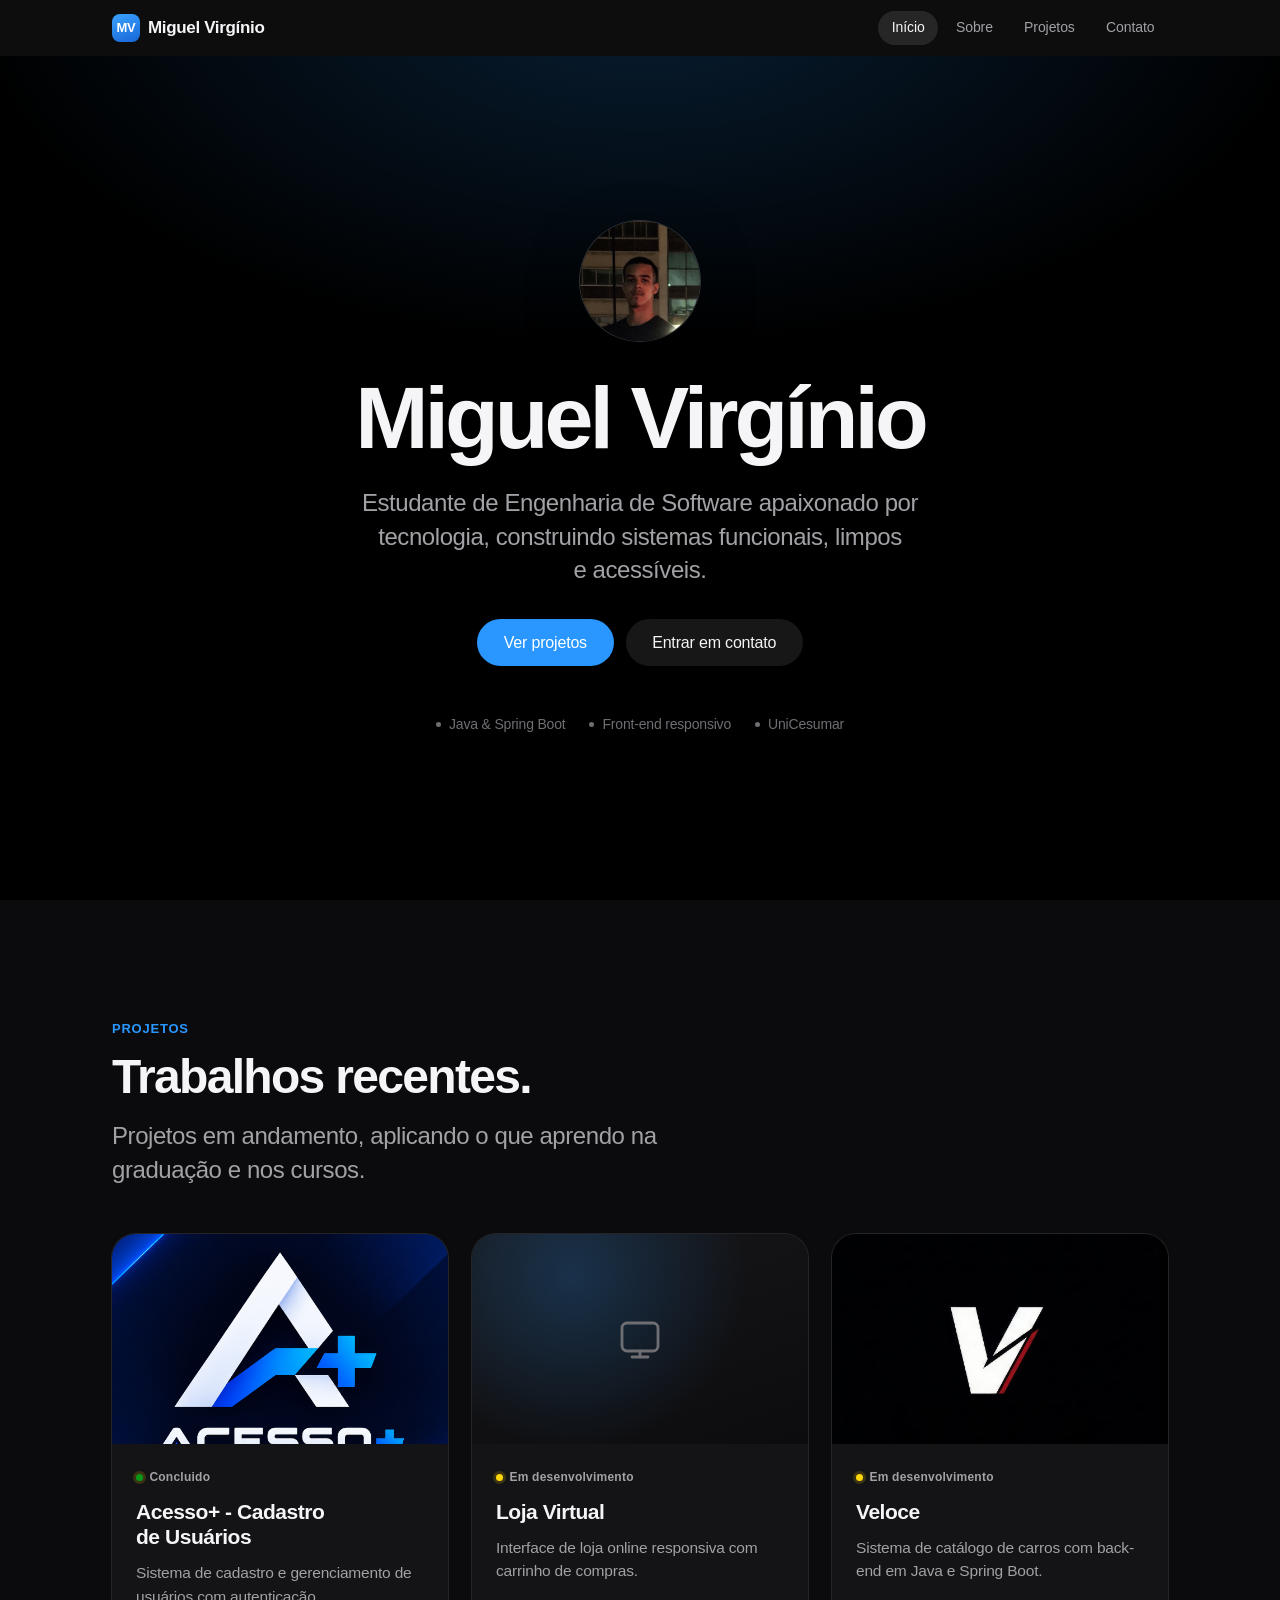
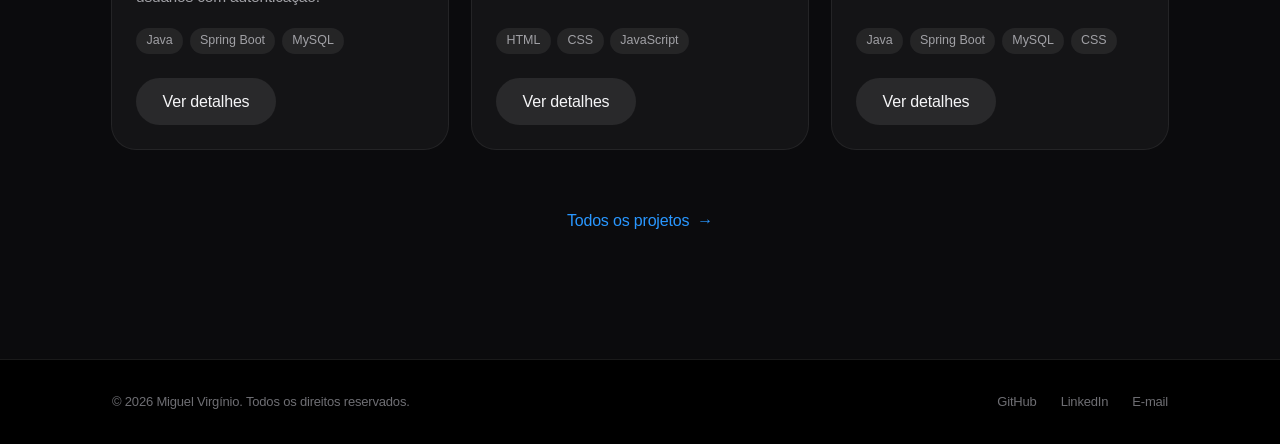
<file: index.html>
<!DOCTYPE html>
<html lang="pt-BR">
<head>
  <meta charset="UTF-8">
  <meta name="viewport" content="width=device-width, initial-scale=1, viewport-fit=cover">
  <title>Miguel Virgínio | Engenharia de Software</title>
  <meta name="description" content="Portfólio de Miguel Virgínio, estudante de Engenharia de Software. Projetos com Java, Spring Boot e desenvolvimento web.">
  <meta name="author" content="Miguel Virgínio">
  <meta name="theme-color" content="#000000">
  <meta property="og:type" content="website">
  <meta property="og:title" content="Miguel Virgínio | Engenharia de Software">
  <meta property="og:description" content="Portfólio de Miguel Virgínio, estudante de Engenharia de Software. Projetos com Java, Spring Boot e desenvolvimento web.">
  <meta property="og:locale" content="pt_BR">
  <link rel="icon" href="data:image/svg+xml,%3Csvg xmlns='http://www.w3.org/2000/svg' viewBox='0 0 64 64'%3E%3Crect width='64' height='64' rx='15' fill='%231766d6'/%3E%3Ctext x='32' y='43' font-family='-apple-system,Helvetica,Arial,sans-serif' font-size='30' font-weight='700' text-anchor='middle' fill='white'%3EMV%3C/text%3E%3C/svg%3E">
  <link rel="stylesheet" href="css/style.css">
  <link rel="stylesheet" href="css/responsive.css">
  <script>document.documentElement.classList.add('js');</script>
</head><body>
  <a class="skip-link" href="#conteudo">Pular para o conteúdo</a>

  <header class="header">
    <nav class="navbar" aria-label="Principal">
      <div class="logo">
        <a href="index.html" aria-label="Miguel Virgínio — página inicial"><span class="logo-mark" aria-hidden="true">MV</span>Miguel Virgínio</a>
      </div>

      <button class="menu-toggle" id="menuToggle" aria-label="Abrir menu" aria-expanded="false" aria-controls="navLinks">
        <svg viewBox="0 0 20 20" fill="none" stroke="currentColor" stroke-width="1.6" stroke-linecap="round" aria-hidden="true">
          <line class="linha l1" x1="3" y1="6.5" x2="17" y2="6.5"/>
          <line class="linha l2" x1="3" y1="13.5" x2="17" y2="13.5"/>
        </svg>
      </button>

      <ul class="nav-links" id="navLinks">
        <li><a href="index.html" class="active" aria-current="page">Início</a></li>
        <li><a href="sobre.html">Sobre</a></li>
        <li><a href="projetos.html">Projetos</a></li>
        <li><a href="contato.html">Contato</a></li>
      </ul>
    </nav>
  </header>

  <main id="conteudo">

    <section class="hero" id="inicio">
      <div class="container">
        <div class="hero-content">
          <img src="img/perfil.jpg" alt="Foto de Miguel Virgínio" class="foto-perfil" width="240" height="240" fetchpriority="high">
          <h1 class="display">Miguel Virgínio</h1>
          <p class="lead">Estudante de Engenharia de Software apaixonado por tecnologia, construindo sistemas funcionais, limpos e acessíveis.</p>
          <div class="hero-acoes">
            <a href="projetos.html" class="btn btn-primary">Ver projetos</a>
            <a href="contato.html" class="btn btn-secondary">Entrar em contato</a>
          </div>
          <div class="hero-meta">
            <span>Java &amp; Spring Boot</span>
            <span>Front-end responsivo</span>
            <span>UniCesumar</span>
          </div>
        </div>
      </div>
    </section>

    <section class="secao secao-alt" id="projetos" aria-labelledby="titulo-projetos">
      <div class="container">
        <div class="secao-cabecalho">
          <span class="eyebrow">Projetos</span>
          <h2 class="title" id="titulo-projetos">Trabalhos recentes.</h2>
          <p class="lead">Projetos em andamento, aplicando o que aprendo na graduação e nos cursos.</p>
        </div>

        <div class="cards-container">

 <article class="card revelar">
           <div class="card-img"><img src="img/Acesso Logo.webp" alt="Logotipo do projeto Veloce" width="600" height="375" loading="lazy" decoding="async"></div>
          <div class="card-conteudo">
          
            <span class="status-concluido">Concluido</span>
            <h3>Acesso+ - Cadastro de Usuários</h3>
            <p>Sistema de cadastro e gerenciamento de usuários com autenticação.</p>
            <div class="tags">
            <span class="tag">Java</span>
            <span class="tag">Spring Boot</span>
            <span class="tag">MySQL</span>
            </div>
          <div class="card-botoes"><a href="projetos.html" class="btn btn-secondary">Ver detalhes</a></div>
          </div>
        </article>


        <article class="card revelar">
          <div class="card-img placeholder" role="img" aria-label="Pré-visualização em breve"><svg viewBox="0 0 24 24" fill="none" stroke="currentColor" stroke-width="1.4" stroke-linecap="round" stroke-linejoin="round" aria-hidden="true"><rect x="3" y="4" width="18" height="14" rx="2.5"/><path d="M8 21h8M12 18v3"/></svg></div>
          <div class="card-conteudo">
            <span class="status">Em desenvolvimento</span>
            <h3>Loja Virtual</h3>
            <p>Interface de loja online responsiva com carrinho de compras.</p>
            <div class="tags">
            <span class="tag">HTML</span>
            <span class="tag">CSS</span>
            <span class="tag">JavaScript</span>
            </div>
          <div class="card-botoes"><a href="projetos.html" class="btn btn-secondary">Ver detalhes</a></div>
          </div>
        </article>
        
         <!-- Veloce -->
        <article class="card revelar">
          <div class="card-img"><img src="img/veloce.jpg" alt="Logotipo do projeto Veloce" width="600" height="375" loading="lazy" decoding="async"></div>
          <div class="card-conteudo">
            <span class="status">Em desenvolvimento</span>
            <h3>Veloce</h3>
            <p>Sistema de catálogo de carros com back-end em Java e Spring Boot.</p>
            <div class="tags">
            <span class="tag">Java</span>
            <span class="tag">Spring Boot</span>
            <span class="tag">MySQL</span>
            <span class="tag">CSS</span>
            </div>
          <div class="card-botoes"><a href="projetos.html" class="btn btn-secondary">Ver detalhes</a></div>
          </div>
        </article>

        </div>

        <div class="cta-centro">
          <a href="projetos.html" class="btn btn-ghost">Todos os projetos <span class="seta" aria-hidden="true">&rarr;</span></a>
        </div>
      </div>
    </section>

  </main>

  <footer class="footer">
    <div class="container">
      <p>&copy; 2026 Miguel Virgínio. Todos os direitos reservados.</p>
      <div class="footer-links">
        <a href="https://github.com/MiguelVirginio" target="_blank" rel="noopener noreferrer">GitHub</a>
        <a href="https://linkedin.com/in/miguel-virginio" target="_blank" rel="noopener noreferrer">LinkedIn</a>
        <a href="mailto:contact.miguelvirginio@gmail.com">E-mail</a>
      </div>
    </div>
  </footer>

  <button class="btn-topo" id="btnTopo" aria-label="Voltar ao topo">
    <svg viewBox="0 0 20 20" fill="none" stroke="currentColor" stroke-width="2" stroke-linecap="round" stroke-linejoin="round" aria-hidden="true"><path d="M10 16V4M4.5 9.5 10 4l5.5 5.5"/></svg>
  </button>

  <script src="js/script.js"></script>
</body>
</html>
</file>
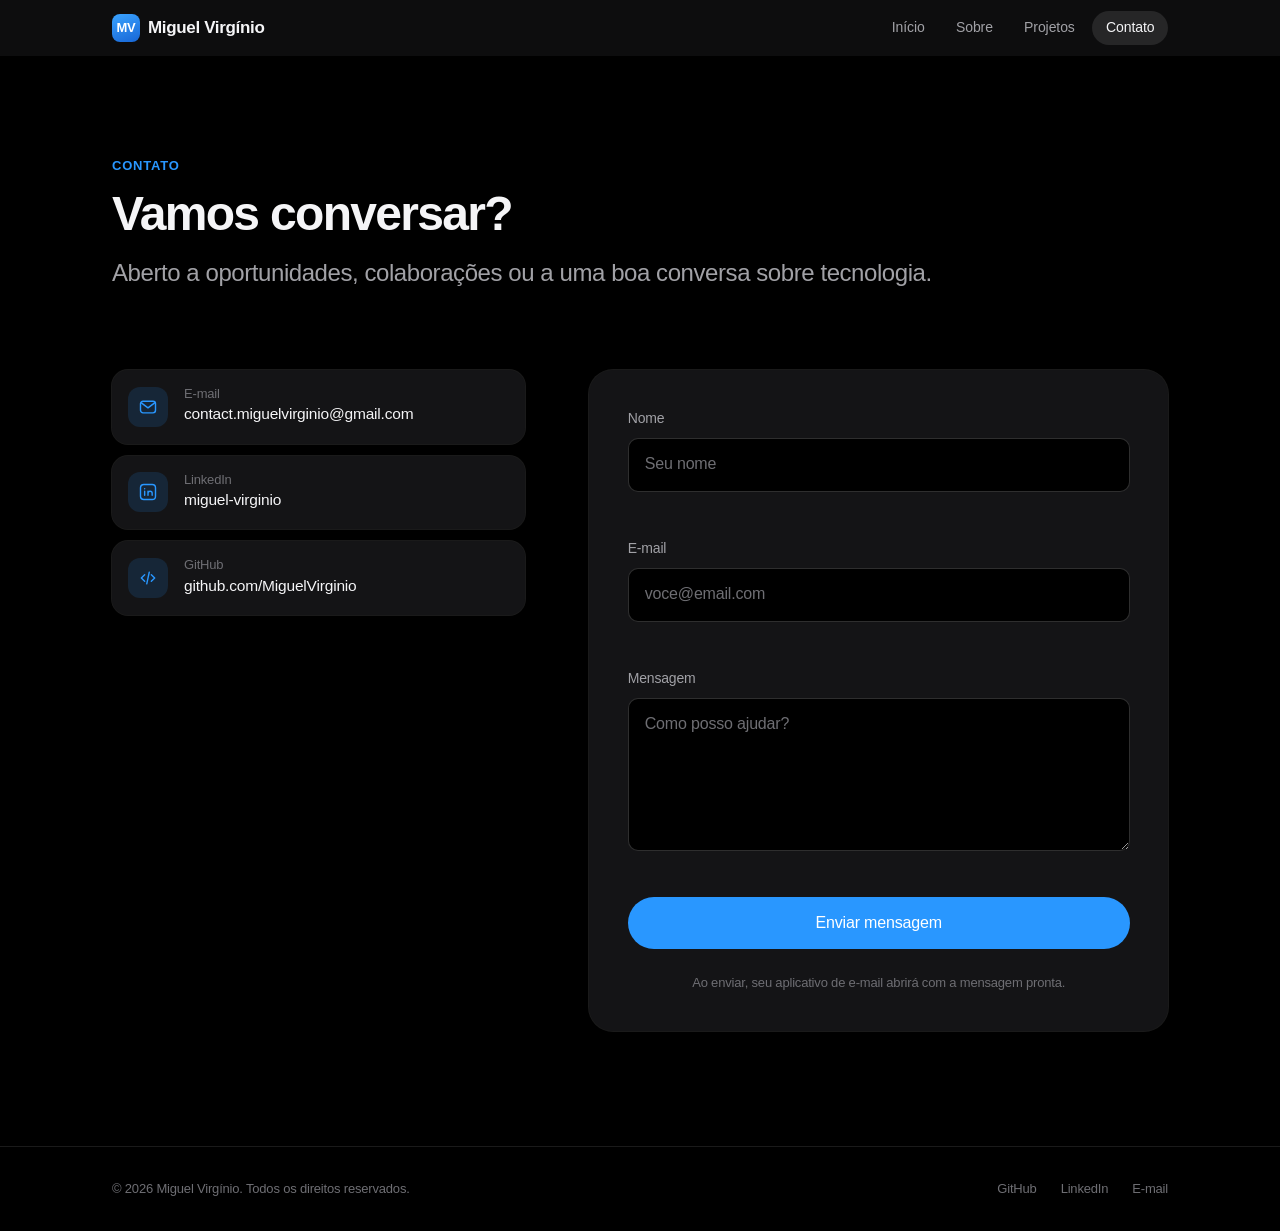
<file: contato.html>
<!DOCTYPE html>
<html lang="pt-BR">
<head>
  <meta charset="UTF-8">
  <meta name="viewport" content="width=device-width, initial-scale=1, viewport-fit=cover">
  <title>Contato | Miguel Virgínio</title>
  <meta name="description" content="Entre em contato com Miguel Virgínio por e-mail, LinkedIn ou GitHub.">
  <meta name="author" content="Miguel Virgínio">
  <meta name="theme-color" content="#000000">
  <meta property="og:type" content="website">
  <meta property="og:title" content="Contato | Miguel Virgínio">
  <meta property="og:description" content="Entre em contato com Miguel Virgínio por e-mail, LinkedIn ou GitHub.">
  <meta property="og:locale" content="pt_BR">
  <link rel="icon" href="data:image/svg+xml,%3Csvg xmlns='http://www.w3.org/2000/svg' viewBox='0 0 64 64'%3E%3Crect width='64' height='64' rx='15' fill='%231766d6'/%3E%3Ctext x='32' y='43' font-family='-apple-system,Helvetica,Arial,sans-serif' font-size='30' font-weight='700' text-anchor='middle' fill='white'%3EMV%3C/text%3E%3C/svg%3E">
  <link rel="stylesheet" href="css/style.css">
  <link rel="stylesheet" href="css/responsive.css">
  <script>document.documentElement.classList.add('js');</script>
</head><body>
  <a class="skip-link" href="#conteudo">Pular para o conteúdo</a>

  <header class="header">
    <nav class="navbar" aria-label="Principal">
      <div class="logo">
        <a href="index.html" aria-label="Miguel Virgínio — página inicial"><span class="logo-mark" aria-hidden="true">MV</span>Miguel Virgínio</a>
      </div>

      <button class="menu-toggle" id="menuToggle" aria-label="Abrir menu" aria-expanded="false" aria-controls="navLinks">
        <svg viewBox="0 0 20 20" fill="none" stroke="currentColor" stroke-width="1.6" stroke-linecap="round" aria-hidden="true">
          <line class="linha l1" x1="3" y1="6.5" x2="17" y2="6.5"/>
          <line class="linha l2" x1="3" y1="13.5" x2="17" y2="13.5"/>
        </svg>
      </button>

      <ul class="nav-links" id="navLinks">
        <li><a href="index.html">Início</a></li>
        <li><a href="sobre.html">Sobre</a></li>
        <li><a href="projetos.html">Projetos</a></li>
        <li><a href="contato.html" class="active" aria-current="page">Contato</a></li>
      </ul>
    </nav>
  </header>

  <main id="conteudo">

    <section class="pagina-topo">
      <div class="container">
        <div class="secao-cabecalho" style="margin-bottom:0">
          <span class="eyebrow">Contato</span>
          <h1 class="title">Vamos conversar?</h1>
          <p class="lead">Aberto a oportunidades, colaborações ou a uma boa conversa sobre tecnologia.</p>
        </div>
      </div>
    </section>

    <section class="secao" style="padding-top:clamp(2rem,4vw,3rem)">
      <div class="container contato-container">

        <div class="contato-info revelar">
          <h2 class="sr-only">Canais de contato</h2>
          <div class="contato-itens">
            <a class="contato-item" href="mailto:contact.miguelvirginio@gmail.com">
              <span class="icone" aria-hidden="true"><svg viewBox="0 0 24 24" fill="none" stroke="currentColor" stroke-width="1.7" stroke-linecap="round" stroke-linejoin="round"><rect x="3" y="5" width="18" height="14" rx="3"/><path d="m4 7 8 6 8-6"/></svg></span>
              <span><small>E-mail</small><span class="valor">contact.miguelvirginio@gmail.com</span></span>
            </a>
            <a class="contato-item" href="https://linkedin.com/in/miguel-virginio" target="_blank" rel="noopener noreferrer">
              <span class="icone" aria-hidden="true"><svg viewBox="0 0 24 24" fill="none" stroke="currentColor" stroke-width="1.7" stroke-linecap="round" stroke-linejoin="round"><rect x="3" y="3" width="18" height="18" rx="4"/><path d="M8 11v5M8 8v.01M12 16v-5m0 2.5a2.5 2.5 0 0 1 5 0V16"/></svg></span>
              <span><small>LinkedIn</small><span class="valor">miguel-virginio</span></span>
            </a>
            <a class="contato-item" href="https://github.com/MiguelVirginio" target="_blank" rel="noopener noreferrer">
              <span class="icone" aria-hidden="true"><svg viewBox="0 0 24 24" fill="none" stroke="currentColor" stroke-width="1.7" stroke-linecap="round" stroke-linejoin="round"><path d="m8 8-4 4 4 4M16 8l4 4-4 4M13.5 5l-3 14"/></svg></span>
              <span><small>GitHub</small><span class="valor">github.com/MiguelVirginio</span></span>
            </a>
          </div>
        </div>

        <form class="formulario revelar" id="formContato" novalidate>
          <div class="form-grupo">
            <label for="nome">Nome</label>
            <input type="text" id="nome" name="nome" placeholder="Seu nome" autocomplete="name" required aria-describedby="erroNome">
            <span class="erro-msg" id="erroNome" role="alert"></span>
          </div>

          <div class="form-grupo">
            <label for="email">E-mail</label>
            <input type="email" id="email" name="email" placeholder="voce@email.com" autocomplete="email" required aria-describedby="erroEmail">
            <span class="erro-msg" id="erroEmail" role="alert"></span>
          </div>

          <div class="form-grupo">
            <label for="mensagem">Mensagem</label>
            <textarea id="mensagem" name="mensagem" rows="5" placeholder="Como posso ajudar?" required aria-describedby="erroMensagem"></textarea>
            <span class="erro-msg" id="erroMensagem" role="alert"></span>
          </div>

          <button type="submit" class="btn btn-primary">Enviar mensagem</button>
          <p class="form-nota">Ao enviar, seu aplicativo de e-mail abrirá com a mensagem pronta.</p>

          <div class="sucesso-msg" id="msgSucesso" role="status">Abrindo seu aplicativo de e-mail…</div>
        </form>

      </div>
    </section>

  </main>

  <footer class="footer">
    <div class="container">
      <p>&copy; 2026 Miguel Virgínio. Todos os direitos reservados.</p>
      <div class="footer-links">
        <a href="https://github.com/MiguelVirginio" target="_blank" rel="noopener noreferrer">GitHub</a>
        <a href="https://linkedin.com/in/miguel-virginio" target="_blank" rel="noopener noreferrer">LinkedIn</a>
        <a href="mailto:contact.miguelvirginio@gmail.com">E-mail</a>
      </div>
    </div>
  </footer>

  <button class="btn-topo" id="btnTopo" aria-label="Voltar ao topo">
    <svg viewBox="0 0 20 20" fill="none" stroke="currentColor" stroke-width="2" stroke-linecap="round" stroke-linejoin="round" aria-hidden="true"><path d="M10 16V4M4.5 9.5 10 4l5.5 5.5"/></svg>
  </button>

  <script src="js/script.js"></script>
</body>
</html>
</file>
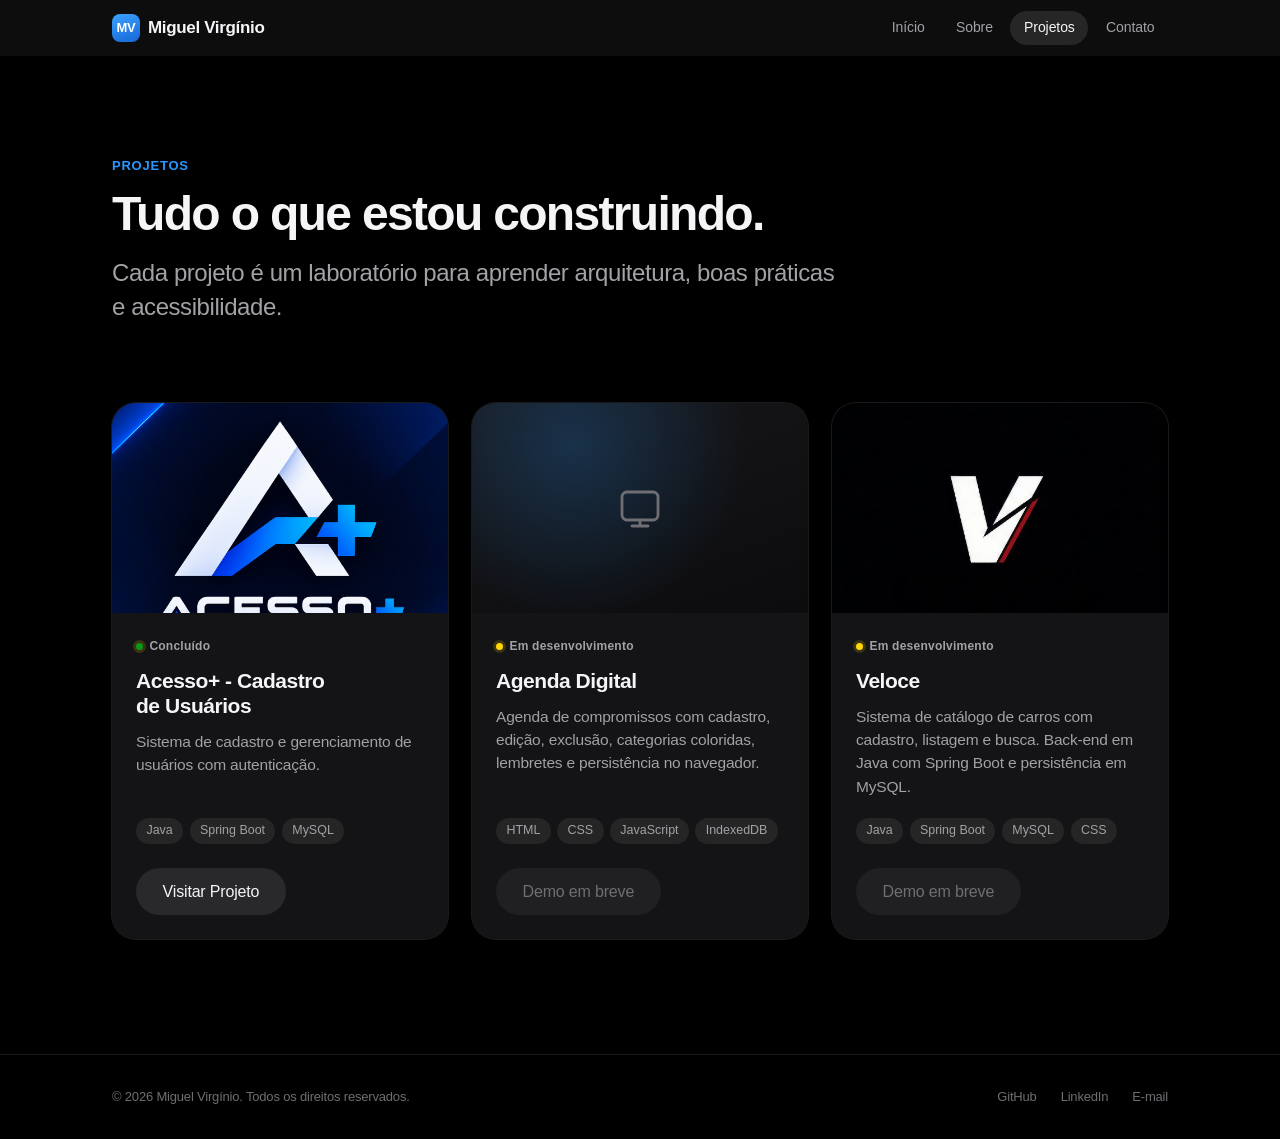
<file: projetos.html>
<!DOCTYPE html>
<html lang="pt-BR">
<head>
  <meta charset="UTF-8">
  <meta name="viewport" content="width=device-width, initial-scale=1, viewport-fit=cover">
  <title>Projetos | Miguel Virgínio</title>
  <meta name="description" content="Projetos de Miguel Virgínio: Veloce, Loja Virtual e Agenda Digital, com Java, Spring Boot, HTML, CSS e JavaScript.">
  <meta name="author" content="Miguel Virgínio">
  <meta name="theme-color" content="#000000">
  <meta property="og:type" content="website">
  <meta property="og:title" content="Projetos | Miguel Virgínio">
  <meta property="og:description" content="Projetos de Miguel Virgínio: Veloce, Loja Virtual e Agenda Digital, com Java, Spring Boot, HTML, CSS e JavaScript.">
  <meta property="og:locale" content="pt_BR">
  <link rel="icon" href="data:image/svg+xml,%3Csvg xmlns='http://www.w3.org/2000/svg' viewBox='0 0 64 64'%3E%3Crect width='64' height='64' rx='15' fill='%231766d6'/%3E%3Ctext x='32' y='43' font-family='-apple-system,Helvetica,Arial,sans-serif' font-size='30' font-weight='700' text-anchor='middle' fill='white'%3EMV%3C/text%3E%3C/svg%3E">
  <link rel="stylesheet" href="css/style.css">
  <link rel="stylesheet" href="css/responsive.css">
  <script>document.documentElement.classList.add('js');</script>
</head><body>
  <a class="skip-link" href="#conteudo">Pular para o conteúdo</a>

  <header class="header">
    <nav class="navbar" aria-label="Principal">
      <div class="logo">
        <a href="index.html" aria-label="Miguel Virgínio — página inicial"><span class="logo-mark" aria-hidden="true">MV</span>Miguel Virgínio</a>
      </div>

      <button class="menu-toggle" id="menuToggle" aria-label="Abrir menu" aria-expanded="false" aria-controls="navLinks">
        <svg viewBox="0 0 20 20" fill="none" stroke="currentColor" stroke-width="1.6" stroke-linecap="round" aria-hidden="true">
          <line class="linha l1" x1="3" y1="6.5" x2="17" y2="6.5"/>
          <line class="linha l2" x1="3" y1="13.5" x2="17" y2="13.5"/>
        </svg>
      </button>

      <ul class="nav-links" id="navLinks">
        <li><a href="index.html">Início</a></li>
        <li><a href="sobre.html">Sobre</a></li>
        <li><a href="projetos.html" class="active" aria-current="page">Projetos</a></li>
        <li><a href="contato.html">Contato</a></li>
      </ul>
    </nav>
  </header>

  <main id="conteudo">

    <section class="pagina-topo">
      <div class="container">
        <div class="secao-cabecalho" style="margin-bottom:0">
          <span class="eyebrow">Projetos</span>
          <h1 class="title">Tudo o que estou construindo.</h1>
          <p class="lead">Cada projeto é um laboratório para aprender arquitetura, boas práticas e acessibilidade.</p>
        </div>
      </div>
    </section>

    <section class="secao" style="padding-top:clamp(2rem,4vw,3rem)" id="projetos">
      <div class="container">
        <div class="cards-container">

 <article class="card revelar">
          <div class="card-img"><img src="img/Acesso Logo.webp" alt="Logotipo do projeto Acesso+" width="600" height="375" loading="lazy" decoding="async"></div>
          <div class="card-conteudo">
            <span class="status-concluido">Concluído</span>
            <h3>Acesso+ - Cadastro de Usuários</h3>
            <p>Sistema de cadastro e gerenciamento de usuários com autenticação.</p>
            <div class="tags">
            <span class="tag">Java</span>
            <span class="tag">Spring Boot</span>
            <span class="tag">MySQL</span>
            </div>
          <div class="card-botoes"><a class="btn btn-secondary" href="https://github.com/MiguelVirginio/Acesso_Cadastro_de_Usuarios.git" target="_blank" rel="noopener noreferrer" role="link">Visitar Projeto</a></div>
          </div>
        </article>

        <article class="card revelar">
          <div class="card-img placeholder" role="img" aria-label="Pré-visualização em breve"><svg viewBox="0 0 24 24" fill="none" stroke="currentColor" stroke-width="1.4" stroke-linecap="round" stroke-linejoin="round" aria-hidden="true"><rect x="3" y="4" width="18" height="14" rx="2.5"/><path d="M8 21h8M12 18v3"/></svg></div>
          <div class="card-conteudo">
            <span class="status">Em desenvolvimento</span>
            <h3>Agenda Digital</h3>
            <p>Agenda de compromissos com cadastro, edição, exclusão, categorias coloridas, lembretes e persistência no navegador.</p>
            <div class="tags">
            <span class="tag">HTML</span>
            <span class="tag">CSS</span>
            <span class="tag">JavaScript</span>
            <span class="tag">IndexedDB</span>
            </div>
          <div class="card-botoes"><a class="btn btn-secondary" aria-disabled="true" role="link">Demo em breve</a></div>
          </div>
        </article>

<article class="card revelar">
          <div class="card-img"><img src="img/veloce.jpg" alt="Logotipo do projeto Veloce" width="600" height="375" loading="lazy" decoding="async"></div>
          <div class="card-conteudo">
            <span class="status">Em desenvolvimento</span>
            <h3>Veloce</h3>
            <p>Sistema de catálogo de carros com cadastro, listagem e busca. Back-end em Java com Spring Boot e persistência em MySQL.</p>
            <div class="tags">
            <span class="tag">Java</span>
            <span class="tag">Spring Boot</span>
            <span class="tag">MySQL</span>
            <span class="tag">CSS</span>
            </div>
          <div class="card-botoes"><a class="btn btn-secondary" aria-disabled="true" role="link">Demo em breve</a></div>
          </div>
        </article>

        </div>
      </div>
    </section>

  </main>

  <footer class="footer">
    <div class="container">
      <p>&copy; 2026 Miguel Virgínio. Todos os direitos reservados.</p>
      <div class="footer-links">
        <a href="https://github.com/MiguelVirginio" target="_blank" rel="noopener noreferrer">GitHub</a>
        <a href="https://linkedin.com/in/miguel-virginio" target="_blank" rel="noopener noreferrer">LinkedIn</a>
        <a href="mailto:contact.miguelvirginio@gmail.com">E-mail</a>
      </div>
    </div>
  </footer>

  <button class="btn-topo" id="btnTopo" aria-label="Voltar ao topo">
    <svg viewBox="0 0 20 20" fill="none" stroke="currentColor" stroke-width="2" stroke-linecap="round" stroke-linejoin="round" aria-hidden="true"><path d="M10 16V4M4.5 9.5 10 4l5.5 5.5"/></svg>
  </button>

  <script src="js/script.js"></script>
</body>
</html>
</file>
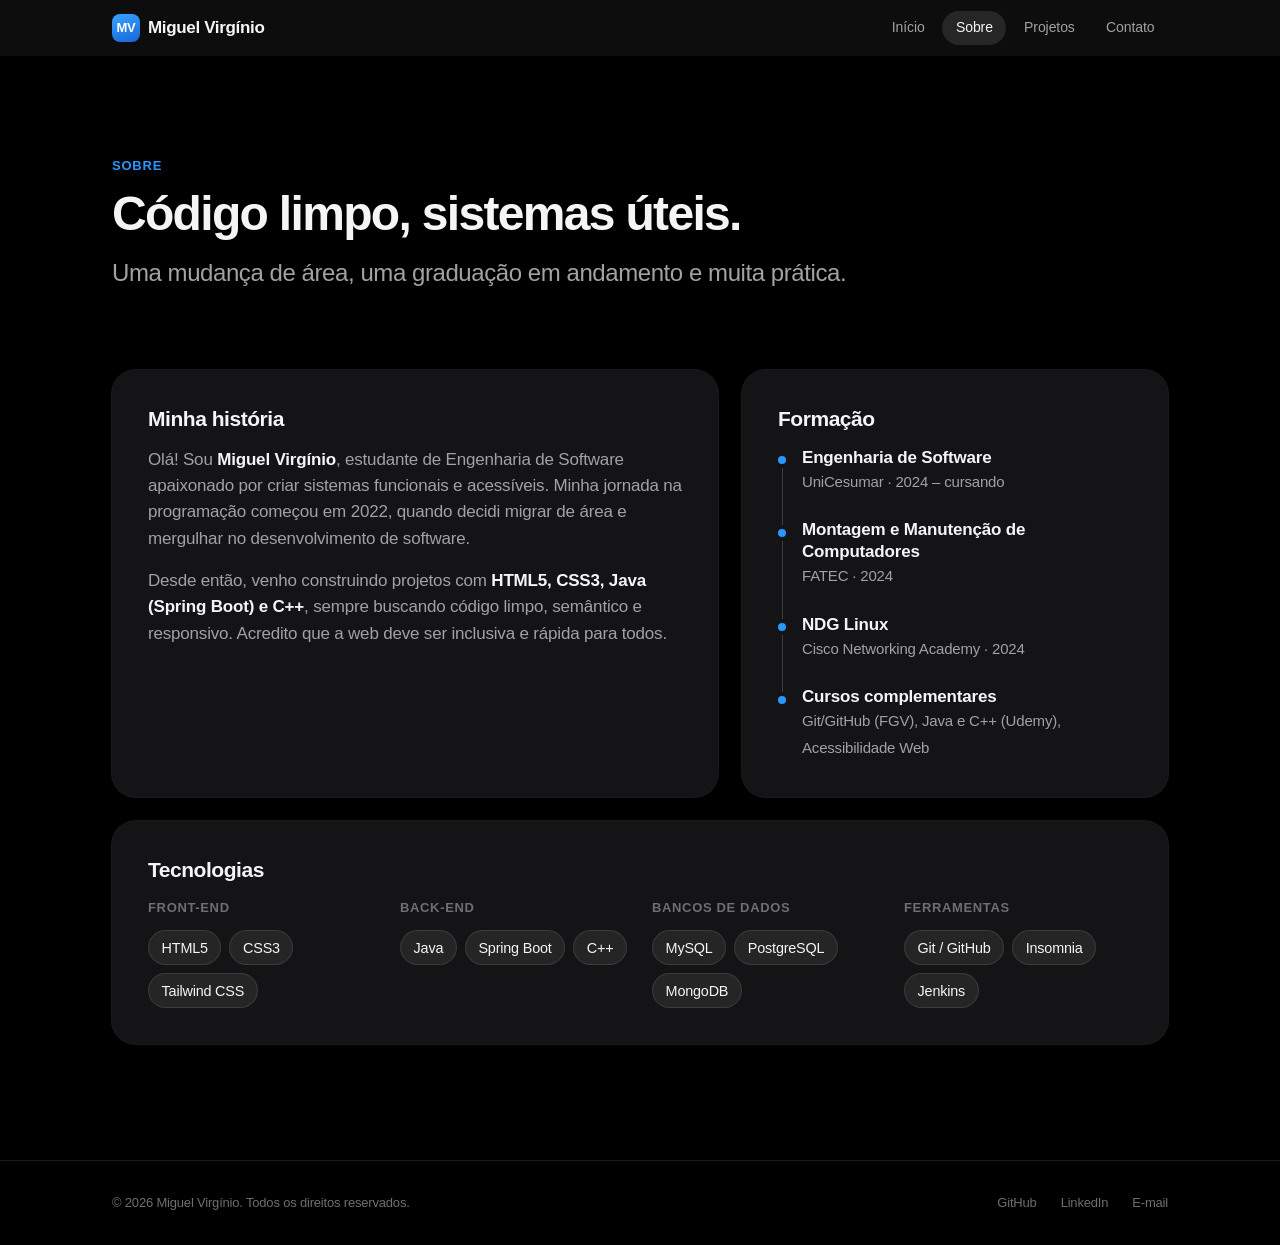
<file: sobre.html>
<!DOCTYPE html>
<html lang="pt-BR">
<head>
  <meta charset="UTF-8">
  <meta name="viewport" content="width=device-width, initial-scale=1, viewport-fit=cover">
  <title>Sobre | Miguel Virgínio</title>
  <meta name="description" content="Conheça a trajetória, a formação e as tecnologias de Miguel Virgínio, estudante de Engenharia de Software.">
  <meta name="author" content="Miguel Virgínio">
  <meta name="theme-color" content="#000000">
  <meta property="og:type" content="website">
  <meta property="og:title" content="Sobre | Miguel Virgínio">
  <meta property="og:description" content="Conheça a trajetória, a formação e as tecnologias de Miguel Virgínio, estudante de Engenharia de Software.">
  <meta property="og:locale" content="pt_BR">
  <link rel="icon" href="data:image/svg+xml,%3Csvg xmlns='http://www.w3.org/2000/svg' viewBox='0 0 64 64'%3E%3Crect width='64' height='64' rx='15' fill='%231766d6'/%3E%3Ctext x='32' y='43' font-family='-apple-system,Helvetica,Arial,sans-serif' font-size='30' font-weight='700' text-anchor='middle' fill='white'%3EMV%3C/text%3E%3C/svg%3E">
  <link rel="stylesheet" href="css/style.css">
  <link rel="stylesheet" href="css/responsive.css">
  <script>document.documentElement.classList.add('js');</script>
</head><body>
  <a class="skip-link" href="#conteudo">Pular para o conteúdo</a>

  <header class="header">
    <nav class="navbar" aria-label="Principal">
      <div class="logo">
        <a href="index.html" aria-label="Miguel Virgínio — página inicial"><span class="logo-mark" aria-hidden="true">MV</span>Miguel Virgínio</a>
      </div>

      <button class="menu-toggle" id="menuToggle" aria-label="Abrir menu" aria-expanded="false" aria-controls="navLinks">
        <svg viewBox="0 0 20 20" fill="none" stroke="currentColor" stroke-width="1.6" stroke-linecap="round" aria-hidden="true">
          <line class="linha l1" x1="3" y1="6.5" x2="17" y2="6.5"/>
          <line class="linha l2" x1="3" y1="13.5" x2="17" y2="13.5"/>
        </svg>
      </button>

      <ul class="nav-links" id="navLinks">
        <li><a href="index.html">Início</a></li>
        <li><a href="sobre.html" class="active" aria-current="page">Sobre</a></li>
        <li><a href="projetos.html">Projetos</a></li>
        <li><a href="contato.html">Contato</a></li>
      </ul>
    </nav>
  </header>

  <main id="conteudo">

    <section class="pagina-topo">
      <div class="container">
        <div class="secao-cabecalho" style="margin-bottom:0">
          <span class="eyebrow">Sobre</span>
          <h1 class="title">Código limpo, sistemas úteis.</h1>
          <p class="lead">Uma mudança de área, uma graduação em andamento e muita prática.</p>
        </div>
      </div>
    </section>

    <section class="secao" style="padding-top:clamp(2rem,4vw,3rem)">
      <div class="container">
        <div class="bento">

          <article class="bloco span-7 revelar">
            <h3>Minha história</h3>
            <p>Olá! Sou <strong>Miguel Virgínio</strong>, estudante de Engenharia de Software apaixonado por criar sistemas funcionais e acessíveis. Minha jornada na programação começou em 2022, quando decidi migrar de área e mergulhar no desenvolvimento de software.</p>
            <p>Desde então, venho construindo projetos com <strong>HTML5, CSS3, Java (Spring Boot) e C++</strong>, sempre buscando código limpo, semântico e responsivo. Acredito que a web deve ser inclusiva e rápida para todos.</p>
          </article>

          <article class="bloco span-5 revelar">
            <h3>Formação</h3>
            <ul class="timeline">
              <li><strong>Engenharia de Software</strong><span>UniCesumar · 2024 – cursando</span></li>
              <li><strong>Montagem e Manutenção de Computadores</strong><span>FATEC · 2024</span></li>
              <li><strong>NDG Linux</strong><span>Cisco Networking Academy · 2024</span></li>
              <li><strong>Cursos complementares</strong><span>Git/GitHub (FGV), Java e C++ (Udemy), Acessibilidade Web</span></li>
            </ul>
          </article>

          <article class="bloco span-12 revelar">
            <h3>Tecnologias</h3>
            <div class="stack-grid">
            <div class="stack-grupo">
              <h4>Front-end</h4>
              <ul class="chips"><li class="chip">HTML5</li><li class="chip">CSS3</li><li class="chip">Tailwind CSS</li></ul>
            </div>
            <div class="stack-grupo">
              <h4>Back-end</h4>
              <ul class="chips"><li class="chip">Java</li><li class="chip">Spring Boot</li><li class="chip">C++</li></ul>
            </div>
            <div class="stack-grupo">
              <h4>Bancos de dados</h4>
              <ul class="chips"><li class="chip">MySQL</li><li class="chip">PostgreSQL</li><li class="chip">MongoDB</li></ul>
            </div>
            <div class="stack-grupo">
              <h4>Ferramentas</h4>
              <ul class="chips"><li class="chip">Git / GitHub</li><li class="chip">Insomnia</li><li class="chip">Jenkins</li></ul>
            </div>
            </div>
          </article>

        </div>
      </div>
    </section>

  </main>

  <footer class="footer">
    <div class="container">
      <p>&copy; 2026 Miguel Virgínio. Todos os direitos reservados.</p>
      <div class="footer-links">
        <a href="https://github.com/MiguelVirginio" target="_blank" rel="noopener noreferrer">GitHub</a>
        <a href="https://linkedin.com/in/miguel-virginio" target="_blank" rel="noopener noreferrer">LinkedIn</a>
        <a href="mailto:contact.miguelvirginio@gmail.com">E-mail</a>
      </div>
    </div>
  </footer>

  <button class="btn-topo" id="btnTopo" aria-label="Voltar ao topo">
    <svg viewBox="0 0 20 20" fill="none" stroke="currentColor" stroke-width="2" stroke-linecap="round" stroke-linejoin="round" aria-hidden="true"><path d="M10 16V4M4.5 9.5 10 4l5.5 5.5"/></svg>
  </button>

  <script src="js/script.js"></script>
</body>
</html>
</file>
<file: css/style.css>
/* ==========================================================================
   Portfólio — Miguel Virgínio
   Design system inspirado nos princípios da Apple: tipografia do sistema,
   materiais translúcidos, hierarquia por espaço/peso e movimento com resposta
   imediata. Tokens primeiro, componentes depois.
   ========================================================================== */

/* ---------- 1. Tokens ---------- */
:root {
  color-scheme: dark;

  /* Superfícies (neutros, sem saturação) */
  --bg:          #000000;
  --bg-elevated: #0b0b0d;
  --surface:     #141416;
  --surface-2:   #1c1c1f;
  --line:        rgba(255, 255, 255, 0.10);
  --line-strong: rgba(255, 255, 255, 0.18);

  /* Texto */
  --text:        #f5f5f7;
  --text-2:      #a1a1a6;
  --text-3:      #6e6e73;

  /* Acento único e contido */
  --accent:      #2997ff;
  --accent-hover:#52adff;
  --accent-soft: rgba(41, 151, 255, 0.14);
  --success:     #30d158;
  --danger:      #ff453a;

  /* Tipografia: fonte do sistema (SF Pro no Apple, Segoe UI/Roboto nos demais) */
  --font: -apple-system, BlinkMacSystemFont, "SF Pro Text", "SF Pro Display",
          "Inter", "Segoe UI", Roboto, "Helvetica Neue", Arial, sans-serif;
  --font-mono: ui-monospace, "SF Mono", "JetBrains Mono", Menlo, Consolas, monospace;

  /* Escala de espaçamento (rem, respeita o tamanho de texto do usuário) */
  --s-1: 0.25rem; --s-2: 0.5rem;  --s-3: 0.75rem; --s-4: 1rem;
  --s-5: 1.5rem;  --s-6: 2rem;    --s-7: 3rem;    --s-8: 5rem;  --s-9: 8rem;

  --radius-s: 10px;
  --radius-m: 16px;
  --radius-l: 24px;
  --radius-pill: 999px;

  --nav-h: 3.5rem;
  --container: 1120px;

  /* Movimento: curva de desaceleração suave (entra rápido, assenta devagar) */
  --ease: cubic-bezier(0.22, 1, 0.36, 1);
  --t-fast: 140ms;
  --t-base: 420ms;

  --material: rgba(18, 18, 20, 0.72);
}

/* ---------- 2. Base ---------- */
*, *::before, *::after { box-sizing: border-box; margin: 0; padding: 0; }

html {
  -webkit-text-size-adjust: 100%;
  scroll-behavior: smooth;
  scroll-padding-top: calc(var(--nav-h) + 1rem);
}

body {
  font: 400 1.0625rem/1.55 var(--font);
  letter-spacing: -0.011em;
  background: var(--bg);
  color: var(--text);
  min-height: 100vh;
  display: flex;
  flex-direction: column;
  -webkit-font-smoothing: antialiased;
  -moz-osx-font-smoothing: grayscale;
  text-rendering: optimizeLegibility;
}

main { flex: 1; }
img  { max-width: 100%; display: block; }
a    { color: inherit; text-decoration: none; }
ul   { list-style: none; }
button { font: inherit; color: inherit; }

::selection { background: var(--accent); color: #fff; }

:focus-visible {
  outline: 2px solid var(--accent);
  outline-offset: 3px;
  border-radius: 6px;
}

.sr-only {
  position: absolute; width: 1px; height: 1px; margin: -1px; padding: 0;
  overflow: hidden; clip: rect(0 0 0 0); white-space: nowrap; border: 0;
}

.skip-link {
  position: absolute; left: var(--s-4); top: -4rem; z-index: 2000;
  background: var(--accent); color: #fff; padding: var(--s-3) var(--s-4);
  border-radius: var(--radius-s); font-weight: 600;
  transition: top var(--t-fast) var(--ease);
}
.skip-link:focus { top: var(--s-4); }

.container {
  width: 100%;
  max-width: var(--container);
  margin-inline: auto;
  padding-inline: clamp(1.25rem, 4vw, 2rem);
}

/* ---------- 3. Tipografia ---------- */
/* Tracking e leading dependem do tamanho: grande = mais apertado */
h1, h2, h3 { font-weight: 600; color: var(--text); text-wrap: balance; }

.display {
  font-size: clamp(2.75rem, 8vw, 5.5rem);
  line-height: 1.02;
  letter-spacing: -0.045em;
  font-weight: 700;
  font-optical-sizing: auto;
}

.title {
  font-size: clamp(2rem, 4.5vw, 3rem);
  line-height: 1.08;
  letter-spacing: -0.035em;
  font-weight: 700;
}

h3 { font-size: 1.3125rem; line-height: 1.2; letter-spacing: -0.022em; }

.eyebrow {
  display: inline-block;
  font-size: 0.8125rem;
  font-weight: 600;
  letter-spacing: 0.06em;
  text-transform: uppercase;
  color: var(--accent);
  margin-bottom: var(--s-3);
}

.lead {
  font-size: clamp(1.1875rem, 2.2vw, 1.5rem);
  line-height: 1.4;
  letter-spacing: -0.018em;
  color: var(--text-2);
  text-wrap: pretty;
}

.muted { color: var(--text-2); }

/* ---------- 4. Navegação (material translúcido) ---------- */
.header {
  position: sticky;
  top: 0;
  z-index: 1000;
  height: var(--nav-h);
  background: var(--material);
  -webkit-backdrop-filter: saturate(180%) blur(22px);
  backdrop-filter: saturate(180%) blur(22px);
  /* Em vez de uma borda dura: um fio de luz que só aparece ao rolar */
  box-shadow: 0 1px 0 transparent;
  transition: box-shadow var(--t-base) var(--ease);
}
.header.rolou { box-shadow: 0 1px 0 var(--line); }

.navbar {
  height: 100%;
  display: flex;
  align-items: center;
  justify-content: space-between;
  max-width: var(--container);
  margin-inline: auto;
  padding-inline: clamp(1.25rem, 4vw, 2rem);
}

.logo a {
  display: inline-flex;
  align-items: center;
  gap: var(--s-2);
  font-size: 1.0625rem;
  font-weight: 600;
  letter-spacing: -0.02em;
  color: var(--text);
}
.logo-mark {
  display: grid; place-items: center;
  width: 1.75rem; height: 1.75rem;
  border-radius: 8px;
  background: linear-gradient(160deg, #3aa3ff, #1766d6);
  color: #fff; font-size: 0.8125rem; font-weight: 700; letter-spacing: -0.02em;
}

.nav-links { display: flex; gap: var(--s-1); align-items: center; }

.nav-links a {
  display: block;
  padding: 0.4rem 0.85rem;
  font-size: 0.875rem;
  letter-spacing: -0.006em;
  color: var(--text-2);
  border-radius: var(--radius-pill);
  transition: color var(--t-fast) ease-out, background-color var(--t-fast) ease-out;
}
.nav-links a:hover { color: var(--text); }
.nav-links a.active { color: var(--text); background: rgba(255, 255, 255, 0.10); }

.menu-toggle {
  display: none;
  width: 2.5rem; height: 2.5rem;
  background: none; border: 0; border-radius: 50%;
  cursor: pointer;
  place-items: center;
  margin-right: -0.5rem;
}
.menu-toggle svg { width: 20px; height: 20px; }
.menu-toggle .linha { transition: transform var(--t-base) var(--ease), opacity var(--t-fast) ease; transform-origin: center; }
.menu-toggle[aria-expanded="true"] .l1 { transform: translateY(4px) rotate(45deg); }
.menu-toggle[aria-expanded="true"] .l2 { transform: translateY(-4px) rotate(-45deg); }

/* ---------- 5. Botões ---------- */
.btn {
  display: inline-flex;
  align-items: center;
  justify-content: center;
  gap: var(--s-2);
  padding: 0.8rem 1.6rem;
  border-radius: var(--radius-pill);
  border: 1px solid transparent;
  font-size: 1rem;
  font-weight: 500;
  letter-spacing: -0.011em;
  line-height: 1.2;
  cursor: pointer;
  transition: background-color var(--t-fast) ease-out,
              border-color var(--t-fast) ease-out,
              transform var(--t-fast) ease-out;
  -webkit-tap-highlight-color: transparent;
  touch-action: manipulation;
}
/* Feedback imediato no toque, não só ao soltar */
.btn:active { transform: scale(0.97); }

.btn-primary { background: var(--accent); color: #fff; }
.btn-primary:hover { background: var(--accent-hover); }

.btn-secondary { background: rgba(255, 255, 255, 0.09); color: var(--text); }
.btn-secondary:hover { background: rgba(255, 255, 255, 0.15); }

.btn-ghost { color: var(--accent); padding-inline: 0.25rem; }
.btn-ghost:hover { color: var(--accent-hover); }
.btn-ghost .seta { transition: transform var(--t-base) var(--ease); }
.btn-ghost:hover .seta { transform: translateX(3px); }

.btn[aria-disabled="true"] {
  color: var(--text-3);
  background: rgba(255, 255, 255, 0.05);
  cursor: default;
  pointer-events: none;
}

/* ---------- 6. Hero ---------- */
.hero {
  position: relative;
  isolation: isolate;
  min-height: calc(100svh - var(--nav-h));
  display: grid;
  place-items: center;
  text-align: center;
  padding: var(--s-8) 0;
  overflow: hidden;
}
/* Brilho estático e discreto (sem movimento de fundo) */
.hero::before {
  content: "";
  position: absolute; inset: 0; z-index: -1;
  background:
    radial-gradient(60rem 32rem at 50% -8%, rgba(41, 151, 255, 0.20), transparent 70%);
}

.hero-content {  width: 100%;
    max-width: 52rem;
    margin-inline: auto; }

.foto-perfil {
  width: 7.5rem; height: 7.5rem;
  margin: 0 auto var(--s-6);
  border-radius: 50%;
  object-fit: cover;
  object-position: 50% 30%;
  box-shadow: 0 0 0 1px var(--line-strong), 0 18px 50px rgba(0, 0, 0, 0.55);
}

.hero .display { margin-bottom: var(--s-5); }
.hero .lead { max-width: 36rem; margin: 0 auto var(--s-6); }

.hero-acoes {
  display: flex; flex-wrap: wrap; gap: var(--s-3);
  justify-content: center;
}

.hero-meta {
  margin-top: var(--s-7);
  display: flex; flex-wrap: wrap; gap: var(--s-2) var(--s-5);
  justify-content: center;
  font-size: 0.875rem;
  color: var(--text-3);
}
.hero-meta span { display: inline-flex; align-items: center; gap: var(--s-2); }
.hero-meta span::before {
  content: ""; width: 5px; height: 5px; border-radius: 50%; background: var(--text-3);
}

/* ---------- 7. Seções ---------- */
.secao { padding: clamp(4rem, 9vw, var(--s-9)) 0; }
.secao-alt { background: var(--bg-elevated); }

.secao-cabecalho {
  max-width: 40rem;
  margin-bottom: clamp(2.5rem, 5vw, var(--s-7));
}
.secao-cabecalho .lead { margin-top: var(--s-4); }
.secao-cabecalho-centro { margin-inline: auto; text-align: center; }

.pagina-topo { padding: clamp(3.5rem, 8vw, 6rem) 0 clamp(1.5rem, 3vw, 2rem); }

/* ---------- 8. Cards de projeto ---------- */
.cards-container {
  display: grid;
  grid-template-columns: repeat(auto-fill, minmax(min(100%, 19rem), 1fr));
  gap: var(--s-5);
}

.card {
  display: flex;
  flex-direction: column;
  background: var(--surface);
  border-radius: var(--radius-l);
  overflow: hidden;
  box-shadow: 0 0 0 1px var(--line);
  transition: transform var(--t-base) var(--ease),
              box-shadow var(--t-base) var(--ease),
              background-color var(--t-base) var(--ease);
}
.card:hover {
  transform: translateY(-4px);
  background: var(--surface-2);
  box-shadow: 0 0 0 1px var(--line-strong), 0 24px 48px rgba(0, 0, 0, 0.45);
}
.card:active { transform: translateY(-2px) scale(0.995); transition-duration: var(--t-fast); }

.card-img {
  position: relative;
  aspect-ratio: 16 / 10;
  background: #000;
  overflow: hidden;
  display: grid; place-items: center;
}
.card-img img {
  width: 100%; height: 100%;
  object-fit: cover;
  transition: transform 700ms var(--ease);
}
.card:hover .card-img img { transform: scale(1.04); }

/* Placeholder consistente para projetos ainda sem imagem */
.card-img.placeholder {
  background:
    radial-gradient(circle at 30% 20%, rgba(41, 151, 255, 0.22), transparent 60%),
    linear-gradient(160deg, #17171a, #0c0c0e);
}
.card-img.placeholder svg { width: 3rem; height: 3rem; color: var(--text-3); }

.card-conteudo {
  display: flex; flex-direction: column;
  gap: var(--s-3);
  padding: var(--s-5);
  flex: 1;
}

.status {
  display: inline-flex; align-items: center; gap: 0.4rem;
  width: fit-content;
  font-size: 0.75rem; font-weight: 600; letter-spacing: 0.02em;
  color: var(--text-2);
}
.status::before {
  content: ""; width: 7px; height: 7px; border-radius: 50%;
  background: #ffd60a;
  box-shadow: 0 0 0 3px rgba(255, 214, 10, 0.16);
}
.status-concluido {
  display: inline-flex; align-items: center; gap: 0.4rem;
  width: fit-content;
  font-size: 0.75rem; font-weight: 600; letter-spacing: 0.02em;
  color: var(--text-2);
}
.status-concluido::before {
  content: ""; width: 7px; height: 7px; border-radius: 50%;
  background: #0b9717;
  box-shadow: 0 0 0 3px rgba(255, 214, 10, 0.16);
}

.card p { color: var(--text-2); font-size: 0.9688rem; line-height: 1.5; }

.tags { display: flex; flex-wrap: wrap; gap: 0.4rem; margin-top: auto; padding-top: var(--s-2); }
.tag {
  padding: 0.22rem 0.65rem;
  border-radius: var(--radius-pill);
  background: rgba(255, 255, 255, 0.07);
  color: var(--text-2);
  font-size: 0.78rem;
  font-weight: 500;
  letter-spacing: 0;
}

.card-botoes { display: flex; gap: var(--s-3); padding-top: var(--s-3); }

.cta-centro { display: flex; justify-content: center; margin-top: var(--s-7); }

/* ---------- 9. Sobre ---------- */
.bento {
  display: grid;
  grid-template-columns: repeat(12, 1fr);
  gap: var(--s-5);
}
.bloco {
  background: var(--surface);
  border-radius: var(--radius-l);
  padding: clamp(1.5rem, 3vw, 2.25rem);
  box-shadow: 0 0 0 1px var(--line);
}
.bloco h3 { margin-bottom: var(--s-4); }
.bloco p { color: var(--text-2); }
.bloco p + p { margin-top: var(--s-4); }
.bloco strong { color: var(--text); font-weight: 600; }

.span-7 { grid-column: span 7; }
.span-5 { grid-column: span 5; }
.span-12 { grid-column: span 12; }

.timeline { display: grid; gap: var(--s-5); }
.timeline li {
  position: relative;
  padding-left: 1.5rem;
}
.timeline li::before {
  content: ""; position: absolute; left: 0; top: 0.55em;
  width: 8px; height: 8px; border-radius: 50%; background: var(--accent);
}
.timeline li::after {
  content: ""; position: absolute; left: 3.5px; top: calc(0.55em + 12px); bottom: calc(-1 * var(--s-5) - 0.55em + 4px);
  width: 1px; background: var(--line-strong);
}
.timeline li:last-child::after { display: none; }
.timeline strong { display: block; color: var(--text); font-weight: 600; line-height: 1.3; }
.timeline span { color: var(--text-2); font-size: 0.9375rem; }

/* Stack: chips agrupados por categoria (sem barras de "nível" arbitrárias) */
.stack-grid {
  display: grid;
  grid-template-columns: repeat(auto-fit, minmax(13rem, 1fr));
  gap: var(--s-6) var(--s-5);
}
.stack-grupo h4 {
  font-size: 0.8125rem; font-weight: 600; letter-spacing: 0.05em; text-transform: uppercase;
  color: var(--text-3); margin-bottom: var(--s-3);
}
.chips { display: flex; flex-wrap: wrap; gap: var(--s-2); }
.chip {
  padding: 0.4rem 0.85rem;
  border-radius: var(--radius-pill);
  background: rgba(255, 255, 255, 0.07);
  color: var(--text);
  font-size: 0.9rem;
  font-weight: 500;
  box-shadow: inset 0 0 0 1px var(--line);
  transition: background-color var(--t-fast) ease-out, transform var(--t-fast) ease-out;
}
.chip:hover { background: rgba(255, 255, 255, 0.12); }
.chip:active { transform: scale(0.96); }

/* ---------- 10. Contato ---------- */
.contato-container {
  display: grid;
  grid-template-columns: minmax(0, 5fr) minmax(0, 7fr);
  gap: clamp(2rem, 5vw, var(--s-8));
  align-items: start;
}

.contato-itens { display: grid; gap: var(--s-3); }
.contato-item {
  display: flex; align-items: center; gap: var(--s-4);
  padding: var(--s-4);
  border-radius: var(--radius-m);
  background: var(--surface);
  box-shadow: 0 0 0 1px var(--line);
  transition: background-color var(--t-fast) ease-out, transform var(--t-fast) ease-out;
}
a.contato-item:hover { background: var(--surface-2); }
a.contato-item:active { transform: scale(0.985); }
.contato-item .icone {
  display: grid; place-items: center; flex-shrink: 0;
  width: 2.5rem; height: 2.5rem; border-radius: 12px;
  background: var(--accent-soft); color: var(--accent);
}
.contato-item .icone svg { width: 20px; height: 20px; }
.contato-item small { display: block; color: var(--text-3); font-size: 0.8125rem; line-height: 1.2; }
.contato-item span.valor { color: var(--text); font-weight: 500; font-size: 0.9688rem; overflow-wrap: anywhere; }

.formulario {
  display: grid; gap: var(--s-5);
  background: var(--surface);
  border-radius: var(--radius-l);
  padding: clamp(1.5rem, 3vw, 2.5rem);
  box-shadow: 0 0 0 1px var(--line);
}
.form-grupo { display: grid; gap: var(--s-2); }
.form-grupo label { font-size: 0.875rem; font-weight: 500; color: var(--text-2); }
.obrigatorio { color: var(--text-3); }

.form-grupo input,
.form-grupo textarea {
  width: 100%;
  background: var(--bg);
  border: 1px solid var(--line-strong);
  border-radius: var(--radius-s);
  padding: 0.85rem 1rem;
  color: var(--text);
  font: inherit;
  font-size: 1rem;           /* >=16px evita zoom automático no iOS */
  letter-spacing: -0.011em;
  transition: border-color var(--t-fast) ease-out, box-shadow var(--t-fast) ease-out;
}
.form-grupo textarea { resize: vertical; min-height: 9rem; }
.form-grupo input::placeholder,
.form-grupo textarea::placeholder { color: var(--text-3); }
.form-grupo input:focus,
.form-grupo textarea:focus {
  outline: none;
  border-color: var(--accent);
  box-shadow: 0 0 0 4px var(--accent-soft);
}
.form-grupo input.erro,
.form-grupo textarea.erro { border-color: var(--danger); box-shadow: 0 0 0 4px rgba(255, 69, 58, 0.14); }

.erro-msg { color: var(--danger); font-size: 0.8125rem; min-height: 1.1em; }

.formulario .btn { width: 100%; padding-block: 0.95rem; }

.form-nota { font-size: 0.8125rem; color: var(--text-3); text-align: center; }

.sucesso-msg {
  display: none;
  background: rgba(48, 209, 88, 0.12);
  color: var(--success);
  padding: var(--s-4);
  border-radius: var(--radius-s);
  text-align: center;
  font-weight: 500;
  font-size: 0.9375rem;
  animation: entrar var(--t-base) var(--ease);
}
.sucesso-msg.visivel { display: block; }

@keyframes entrar {
  from { opacity: 0; transform: translateY(8px); }
  to   { opacity: 1; transform: translateY(0); }
}

/* ---------- 11. Footer ---------- */
.footer {
  padding: var(--s-6) 0;
  border-top: 1px solid var(--line);
  color: var(--text-3);
  font-size: 0.8125rem;
}
.footer .container {
  display: flex; flex-wrap: wrap; gap: var(--s-3) var(--s-5);
  justify-content: space-between; align-items: center;
}
.footer-links { display: flex; gap: var(--s-5); }
.footer-links a { transition: color var(--t-fast) ease-out; }
.footer-links a:hover { color: var(--text); }

/* ---------- 12. Voltar ao topo ---------- */
.btn-topo {
  position: fixed;
  right: max(1.25rem, env(safe-area-inset-right));
  bottom: max(1.25rem, env(safe-area-inset-bottom));
  z-index: 900;
  width: 2.75rem; height: 2.75rem;
  display: grid; place-items: center;
  border: 0; border-radius: 50%;
  cursor: pointer;
  color: var(--text);
  background: var(--material);
  -webkit-backdrop-filter: saturate(180%) blur(20px);
  backdrop-filter: saturate(180%) blur(20px);
  box-shadow: 0 0 0 1px var(--line-strong), 0 10px 30px rgba(0, 0, 0, 0.5);
  opacity: 0;
  transform: translateY(12px) scale(0.9);
  pointer-events: none;
  transition: opacity var(--t-base) var(--ease), transform var(--t-base) var(--ease);
}
.btn-topo svg { width: 18px; height: 18px; }
.btn-topo.visivel { opacity: 1; transform: none; pointer-events: auto; }
.btn-topo.visivel:active { transform: scale(0.93); transition-duration: var(--t-fast); }

/* ---------- 13. Revelar ao rolar (só com JS, só se movimento permitido) ---------- */
.js .revelar {
  opacity: 0;
  transform: translateY(22px);
  transition: opacity 700ms var(--ease), transform 700ms var(--ease);
  transition-delay: calc(var(--i, 0) * 70ms);
}
.js .revelar.visivel-scroll { opacity: 1; transform: none; }

/* Entrada do hero (CSS puro, sem esperar o JS) */
.hero-content > * { animation: entrar 900ms var(--ease) both; }
.hero-content > *:nth-child(2) { animation-delay: 80ms; }
.hero-content > *:nth-child(3) { animation-delay: 160ms; }
.hero-content > *:nth-child(4) { animation-delay: 240ms; }
.hero-content > *:nth-child(5) { animation-delay: 320ms; }

/* ---------- 14. Acessibilidade de movimento, transparência e contraste ---------- */
@media (prefers-reduced-motion: reduce) {
  html { scroll-behavior: auto; }
  *, *::before, *::after {
    animation-duration: 0.01ms !important;
    animation-delay: 0ms !important;
    transition-duration: 0.01ms !important;
    transition-delay: 0ms !important;
  }
  .js .revelar { opacity: 1; transform: none; }
}

@media (prefers-reduced-transparency: reduce) {
  :root { --material: #121214; }
  .header, .btn-topo, .nav-links { -webkit-backdrop-filter: none; backdrop-filter: none; }
}

@media (prefers-contrast: more) {
  :root {
    --text-2: #d2d2d7; --text-3: #a1a1a6;
    --line: rgba(255, 255, 255, 0.28); --line-strong: rgba(255, 255, 255, 0.5);
    --material: #0b0b0d;
  }
}

/* Títulos de topo de página podem ser mais largos */
.pagina-topo .secao-cabecalho { max-width: 52rem; }
</file>
<file: css/responsive.css>
/* ==========================================================================
   Responsividade
   Tablet: até 860px · Mobile: até 520px
   ========================================================================== */

@media (max-width: 860px) {

  /* Menu vira uma folha translúcida que nasce do botão (origem ancorada) */
  .menu-toggle { display: grid; }

  .nav-links {
    position: absolute;
    top: calc(var(--nav-h) + 0.5rem);
    right: clamp(1rem, 4vw, 1.5rem);
    left: clamp(1rem, 4vw, 1.5rem);
    flex-direction: column;
    align-items: stretch;
    gap: 0;
    padding: var(--s-2);
    background: var(--material);
    -webkit-backdrop-filter: saturate(180%) blur(28px);
    backdrop-filter: saturate(180%) blur(28px);
    border-radius: var(--radius-l);
    box-shadow: 0 0 0 1px var(--line-strong), 0 30px 60px rgba(0, 0, 0, 0.55);

    transform-origin: top right;
    opacity: 0;
    transform: scale(0.96) translateY(-8px);
    visibility: hidden;
    pointer-events: none;
    transition: opacity var(--t-base) var(--ease),
                transform var(--t-base) var(--ease),
                visibility 0s linear var(--t-base);
  }
  .nav-links.aberto {
    opacity: 1;
    transform: none;
    visibility: visible;
    pointer-events: auto;
    transition-delay: 0s;
  }

  .nav-links a {
    padding: 0.9rem 1rem;
    font-size: 1.0625rem;
    color: var(--text);
    border-radius: var(--radius-m);
  }
  .nav-links a.active { background: rgba(255, 255, 255, 0.10); }

  .hero { padding: var(--s-7) 0; }

  /* Bento vira coluna única */
  .span-7, .span-5 { grid-column: span 12; }

  .contato-container { grid-template-columns: 1fr; }
}

@media (max-width: 520px) {
  body { font-size: 1rem; }

  .foto-perfil { width: 6.25rem; height: 6.25rem; }

  .hero-acoes { flex-direction: column; align-items: stretch; }
  .hero-acoes .btn { width: 100%; }

  .card-botoes .btn { flex: 1; }

  .footer .container { flex-direction: column; text-align: center; }
}
</file>
